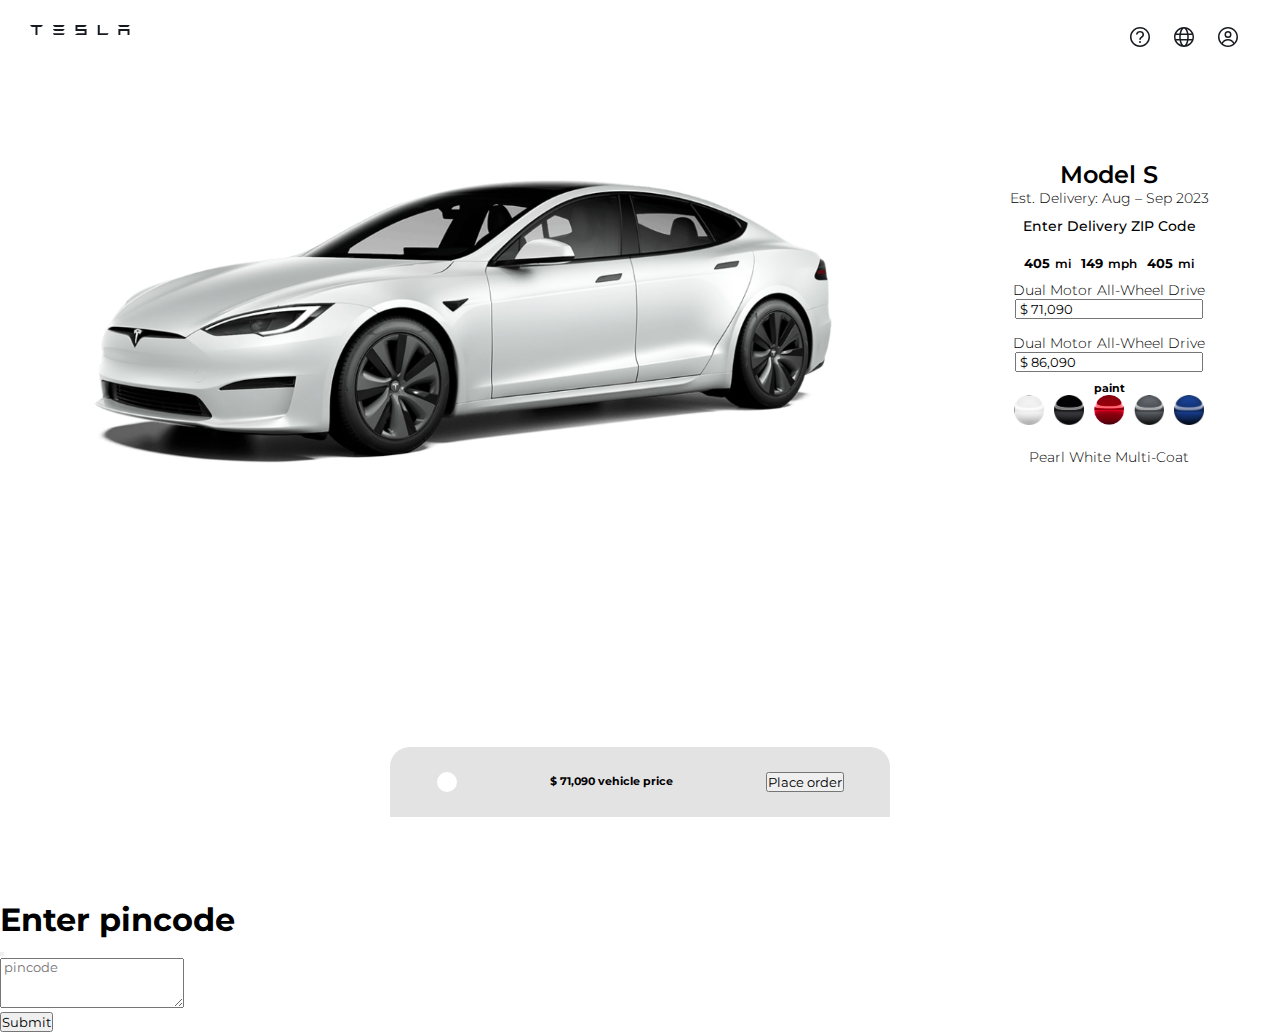
<file: buy.html>
<!DOCTYPE html>
<html lang="en">

<head>
    <meta charset="UTF-8">
    <meta name="viewport" content="width=device-width, initial-scale=1.0">
    <link rel="shortcut icon"
        href="[data-uri]"
        type="image/x-icon">
    <link rel="stylesheet" href="style.css">
    <link rel="preconnect" href="https://fonts.googleapis.com">
    <link rel="preconnect" href="https://fonts.gstatic.com" crossorigin>
    <link href="https://fonts.googleapis.com/css2?family=Montserrat:wght@100;200;300;400;500;600;700&display=swap"
        rel="stylesheet">
    <link href="https://cdn.jsdelivr.net/npm/bootstrap@5.3.1/dist/css/bootstrap.min.css" rel="stylesheet"
        integrity="sha384-4bw+/aepP/YC94hEpVNVgiZdgIC5+VKNBQNGCHeKRQN+PtmoHDEXuppvnDJzQIu9" crossorigin="anonymous">
    <script src="https://cdn.jsdelivr.net/npm/bootstrap@5.3.1/dist/js/bootstrap.bundle.min.js"
        integrity="sha384-HwwvtgBNo3bZJJLYd8oVXjrBZt8cqVSpeBNS5n7C8IVInixGAoxmnlMuBnhbgrkm"
        crossorigin="anonymous"></script>
    <link rel="stylesheet" href="https://cdnjs.cloudflare.com/ajax/libs/font-awesome/6.4.2/css/all.min.css"
        integrity="sha512-z3gLpd7yknf1YoNbCzqRKc4qyor8gaKU1qmn+CShxbuBusANI9QpRohGBreCFkKxLhei6S9CQXFEbbKuqLg0DA=="
        crossorigin="anonymous" referrerpolicy="no-referrer" />
    <title>Tesla</title>
</head>

<body>


    <!--Header seection-->
    <header id="header">
        <a href="./index.html" class="logo"><svg class="tds-icon tds-icon-logo-wordmark tds-site-logo-icon"
                viewBox="0 0 342 35" xmlns="http://www.w3.org/2000/svg">
                <path
                    d="M0 .1a9.7 9.7 0 0 0 7 7h11l.5.1v27.6h6.8V7.3L26 7h11a9.8 9.8 0 0 0 7-7H0zm238.6 0h-6.8v34.8H263a9.7 9.7 0 0 0 6-6.8h-30.3V0zm-52.3 6.8c3.6-1 6.6-3.8 7.4-6.9l-38.1.1v20.6h31.1v7.2h-24.4a13.6 13.6 0 0 0-8.7 7h39.9v-21h-31.2v-7h24zm116.2 28h6.7v-14h24.6v14h6.7v-21h-38zM85.3 7h26a9.6 9.6 0 0 0 7.1-7H78.3a9.6 9.6 0 0 0 7 7zm0 13.8h26a9.6 9.6 0 0 0 7.1-7H78.3a9.6 9.6 0 0 0 7 7zm0 14.1h26a9.6 9.6 0 0 0 7.1-7H78.3a9.6 9.6 0 0 0 7 7zM308.5 7h26a9.6 9.6 0 0 0 7-7h-40a9.6 9.6 0 0 0 7 7z"
                    fill="currentColor"></path>
            </svg></a>



        <nav class="right-desktop">
            <a href=""><svg class="tds-icon tds-icon-help" viewBox="0 0 24 24" xmlns="http://www.w3.org/2000/svg">
                    <path fill="currentColor"
                        d="M12 20.5a8.5 8.5 0 1 1 0-17 8.5 8.5 0 0 1 0 17Zm0 1.5c5.523 0 10-4.477 10-10S17.523 2 12 2 2 6.477 2 12s4.477 10 10 10Zm0-6a1 1 0 1 0 0 2 1 1 0 0 0 0-2Zm.053-3.533a7.8 7.8 0 0 1 .92-.767 6.97 6.97 0 0 0 .746-.61 2.31 2.31 0 0 0 .468-.635c.126-.253.188-.548.188-.883 0-.374-.082-.723-.246-1.048-.158-.324-.415-.588-.771-.792-.356-.203-.81-.305-1.362-.305-.575 0-1.045.116-1.411.347a1.991 1.991 0 0 0-.788.89c-.06.134-.11.272-.148.413-.111.414-.445.767-.874.767-.428 0-.784-.35-.71-.772.07-.407.2-.79.386-1.15.301-.583.758-1.048 1.37-1.394C10.435 6.176 11.185 6 12.07 6c.93 0 1.687.181 2.273.544.59.358 1.014.803 1.271 1.337.257.533.386 1.07.386 1.608 0 .545-.085 1.012-.254 1.403-.17.385-.375.698-.616.94-.235.242-.55.514-.943.817-.312.247-.561.46-.747.635-.18.176-.33.385-.451.627-.05.099-.087.2-.113.302-.108.424-.422.787-.86.787-.437 0-.806-.356-.76-.79a2.948 2.948 0 0 1 .797-1.743Z">
                    </path>
                </svg></a>
            <a href=""><svg class="tds-icon tds-icon-globe" viewBox="0 0 24 24" xmlns="http://www.w3.org/2000/svg">
                    <path fill="currentColor"
                        d="M22 12c0 5.523-4.477 10-10 10S2 17.523 2 12 6.477 2 12 2s10 4.477 10 10ZM9.254 20.047a8.147 8.147 0 0 1-.768-1.378c-.404-.91-.722-1.985-.935-3.169h-3.3a8.526 8.526 0 0 0 5.003 4.547Zm.603-1.988c.336.757.718 1.324 1.103 1.69.382.364.732.501 1.04.501.308 0 .658-.137 1.04-.5.385-.367.767-.934 1.103-1.69.321-.723.588-1.59.78-2.56H9.076c.192.97.459 1.837.78 2.56ZM8.75 12c0 .691.036 1.36.103 2h6.294c.067-.64.103-1.309.103-2 0-.691-.036-1.36-.103-2H8.853c-.067.64-.103 1.309-.103 2Zm-1.405-2H3.737a8.522 8.522 0 0 0-.237 2c0 .689.082 1.359.237 2h3.608a20.75 20.75 0 0 1 0-4Zm1.732-1.5h5.845c-.19-.97-.458-1.837-.779-2.56-.336-.756-.718-1.323-1.103-1.69-.382-.363-.732-.5-1.04-.5-.308 0-.658.137-1.04.5-.385.367-.767.934-1.103 1.69-.321.723-.588 1.59-.78 2.56Zm7.577 1.5a20.728 20.728 0 0 1 0 4h3.61a8.52 8.52 0 0 0 .236-2 8.52 8.52 0 0 0-.237-2h-3.609Zm3.094-1.5a8.526 8.526 0 0 0-5.002-4.547c.287.408.543.873.768 1.378.404.91.722 1.985.935 3.169h3.3Zm-12.197 0c.213-1.184.531-2.26.935-3.169.225-.505.48-.97.768-1.378A8.526 8.526 0 0 0 4.252 8.5h3.3Zm7.963 10.169c-.225.505-.48.97-.768 1.378a8.526 8.526 0 0 0 5.002-4.547h-3.3c-.212 1.184-.53 2.26-.934 3.169Z">
                    </path>
                </svg></a>
            <a href=""><svg class="tds-icon tds-icon-person" viewBox="0 0 24 24" xmlns="http://www.w3.org/2000/svg">
                    <path fill="currentColor"
                        d="M12 2C6.477 2 2 6.477 2 12s4.477 10 10 10 10-4.477 10-10S17.523 2 12 2zM6.858 18.752c.605-1.868 2.722-3.24 5.142-3.24 2.42 0 4.537 1.372 5.142 3.24C15.712 19.844 13.933 20.5 12 20.5s-3.712-.656-5.142-1.748zm11.469-1.095c-1.02-2.165-3.483-3.645-6.327-3.645s-5.307 1.48-6.327 3.645A8.456 8.456 0 0 1 3.5 12c0-4.687 3.813-8.5 8.5-8.5 4.687 0 8.5 3.813 8.5 8.5a8.456 8.456 0 0 1-2.173 5.657zM12 6a3.5 3.5 0 1 0 0 7 3.5 3.5 0 0 0 0-7zm0 5.5c-1.103 0-2-.897-2-2s.897-2 2-2 2 .897 2 2-.897 2-2 2z">
                    </path>
                </svg></a>


        </nav>
        <nav class="mobile-view">
            <a onclick="menutopen()">Menu</a>
        </nav>


    </header>
     <!-- aside -->
     <div id="blurbg" class="backdrop"></div>
     <aside id="sidemenu">
         <button onclick="menuclose()" class="close">&times;</button>
         <a href=""> Vehicles</a>
         <a href=""> Energy</a>
         <a href=""> Charging</a>
         <a href=""> Discover</a>
         <a href=""> Shop</a>
         <a href=""> Support</a>
 
     </aside>

    <!--design section-->
    <div class="buysection1 ">
        <div class="carimg">
            <img id="carimg" src="./media/white car.png" alt="">
        </div>
        <div class="buy-carinfo shadow">
            <div class="buy-info1">
                <h2>Model S</h2>
                <p>Est. Delivery: Aug – Sep 2023</p>
            </div>
            <a data-bs-toggle="modal" data-bs-target="#exampleModal" href="">Enter Delivery ZIP Code</a>
            <div class="buy-info2">
                <div class="infobold">
                    <h5>405</h5> <span class="small"> mi</span>
                </div>
                <div class="infobold">
                    <h5>149 </h5><span class="small">mph</span>
                </div>
                <div class="infobold">
                    <h5>405</h5> <span class="small"> mi</span>
                </div>



            </div>
            <div class="buy-info3">
                <div class="price1">
                    <p>Dual Motor All-Wheel Drive</p>
                    <input onclick="p1()" class="form-control" type="text" placeholder="Model S" value=" $ 71,090" input
                        readonly>
                </div>
                <div class="price2">
                    <p>Dual Motor All-Wheel Drive</p>
                    <input onclick="p2()" class="form-control" type="text" placeholder="Model S" value=" $ 86,090" input
                        readonly>
                </div>
            </div>
            <div class="color">

                <div class="inputs">
                    <h6>paint</h6>
                    <div class="colorbuttons">
                        <button value="white" onclick="white()"><img src="./media/white color.png" alt=""></button>
                        <button onclick="black()"><img src="./media/black color.png" alt=""></button>
                        <button onclick="red()"><img src="./media/red color.png" alt=""></button>
                        <button onclick="grey()"><img src="./media/grey color.png" alt=""></button>
                        <button onclick="blue()"><img src="./media/blue color.png" alt=""></button>
                    </div>

                </div>
                <p id="colortex">Pearl White Multi-Coat</p>
            </div>
        </div>
        <div class="total">
            <i id="up" class="fa-solid fa-angle-up shadow"></i>
            <h6 id="showprice">$ 71,090 vehicle price</h6>
            <button onclick="placeorder()" class="btn btn-dark">Place order</button>

        </div>

    </div>



    <!-- modal for address -->

    <div class="modal fade" id="exampleModal" tabindex="-1" aria-labelledby="exampleModalLabel" aria-hidden="true">
        <div class="modal-dialog">
            <div class="modal-content">
                <div class="modal-header">
                    <h1 class="modal-title fs-6" id="exampleModalLabel">Enter pincode</h1>
                    <button type="button" class="btn-close " data-bs-dismiss="modal" aria-label="Close"></button>
                </div>
                <div class="modal-body">
                    <div class="mb-3">



                        <textarea class="form-control fs-6" id="exampleFormControlTextarea1" rows="3"
                            placeholder=" pincode"></textarea>
                    </div>
                </div>
                <div class="modal-footer">

                    <button data-bs-toggle="modal" data-bs-target="#exampleModal" type="button"
                        class="btn btn-dark fs-6">Submit</button>
                </div>
            </div>
        </div>
    </div>





    <script src="./script.js"></script>


</body>

</html>
</file>
<file: style.css>
* {
    font-family: 'Montserrat', sans-serif;
    margin: 0;
    padding: 0;
    box-sizing: border-box;
    text-decoration: none;
    scroll-behavior: smooth;

}

#blink {
    position: fixed;
    z-index: 5;
    color: white;
    bottom: 15px;
    right: 15px;
    transition: all .4s;
}

/* header */

header {
    display: flex;
    flex-direction: row;
    justify-content: space-between;
    position: fixed;
    top: 0;
    z-index: 4;
    width: 100%;
    transition: all .4s;
    padding: 20px 30px;
    height: 100px;



}


nav a {
    color: rgb(23, 26, 32);
    text-decoration: none;
    font-size: 14px;
    font-weight: 600;
    padding: 5px 10px;
    background-color: rgba(151, 151, 151, 0);


}

nav a:hover {
    color: rgb(23, 26, 32);
    background-color: rgba(151, 151, 151, 0.215);

    padding: 5px 10px;
    border-radius: 5px;

}

.navmenu {
    display: flex;
    flex-direction: column;
    align-items: center;
}

.center-desktop {
    display: flex;
    justify-content: space-between;
    gap: 10px;
    width: 400px;

}

.right-desktop {
    display: flex;
    justify-content: space-between;
    height: 35px;




}

.mobile-view {
    display: none;
}


.items img {
    width: 160px;
}

.items {
    padding: 50px 0px 50px 0px;
    gap: 50px;
    display: flex;



}

#nav1 {
    display: none;


}

#nav2 {
    display: none;

}

#nav3 {
    display: none;

}

#nav4 {
    display: none;

}



#nav5 {
    display: none;

}



.items a {
    color: inherit;
    font-size: 13px;
    text-decoration: none;
    border-bottom: 1px solid rgb(0, 0, 0);
    padding-top: 10px;

}

.items a:hover {

    border-bottom: 2px solid rgb(0, 0, 0);

}

.items p {
    font-size: 15px;
    font-weight: 600;

}

.item1 {
    display: flex;
    flex-direction: column;
    align-items: center;
}

.navitemlinks {
    display: flex;
    gap: 17px;
}

.logo svg {
    width: 100px;
    color: rgb(23, 26, 32);

}

nav svg {
    width: 24px;
    padding-bottom: 5px;


}

/* aside */

#blurbg {
    display: none;
    z-index: 1;
    position: fixed;
    inset: 0;
    background-color: rgba(0, 0, 0, 0.322);
    backdrop-filter: blur(5px);

}

#sidemenu {
    z-index: 5;
    position: fixed;
    right: -320px;
    background-color: white;
    display: flex;
    flex-direction: column;
    width: 320px;
    padding: 60px 30px 30px 30px;
    transition: .4s;
    height: 100vh;

}

aside a {
    display: block;
    color: inherit;
    text-decoration: none;
    font-size: 15px;
    font-weight: 600px;
    padding: 10px 0;
}

aside button {
    font-size: 27px;
    border: none;
    background-color: rgba(240, 248, 255, 0);
    position: absolute;
    top: 10px;
    right: 10px;
    font-family: sans-serif;
}


/* sections */
.mainsection {
    height: 100vh;

    display: grid;

    grid-auto-flow: row;
    grid-auto-rows: 100%;
    overflow-y: scroll;
    scroll-snap-type: y mandatory;
    transition: .4s;
    z-index: -5;



}

.mainsection>* {
    scroll-snap-align: start;
}

.mainsection::-webkit-scrollbar {
    width: 0;
}

.card {
    height: 100vh;
    background-size: cover;
    background-position: center center;
    display: flex;
    flex-direction: column;
    align-items: center;
    justify-content: space-around;
    transition: .4s;


}

section h1 {
    font-size: 45px;
    font-weight: 600;
}

.content {
    display: flex;
    flex-direction: column;
    align-items: center;

}

.content a {
    color: rgb(23, 26, 32);
    text-decoration: underline;



}

.sectionButtons {
    display: grid;
    grid-template-columns: 1fr 1fr;
    gap: 20px;
}

.button1 {
    color: rgb(23, 26, 32);
    text-decoration: none;
    background-color: rgba(255, 255, 255, 0.61);
    padding: 7px 60px 7px 60px;
    border-radius: 5px;
    font-weight: 600;
    font-size: 14px;
    cursor: pointer;



}

.button2 {
    color: rgb(255, 255, 255);
    text-decoration: none;
    background-color: rgba(0, 0, 0, 0.562);
    padding: 7px 60px 7px 60px;
    border-radius: 5px;
    font-weight: 600;
    font-size: 14px;
    cursor: pointer;



}

.buysection1 {
    display: flex;
    align-items: center;
    text-align: center;
    justify-content: space-around;
    height: 100vh;
    flex-wrap: wrap;




}

.buy-carinfo {
    width: 300px;
    display: flex;
    flex-direction: column;
    align-items: center;
    justify-content: baseline;
    align-self: flex-start;
    margin-top: 100px;
    gap: 10px;

    padding: 30px;
    padding-top: 60px;
    border-radius: 10px;

}

.carimg {
    width: 70%;

}

.buysection1 img {

    width: 90%;

}

.buy-info2 {
    display: flex;
    align-items: center;
    padding-top: 10px;
    gap: 10px;
}

.infobold {
    display: flex;
    align-items: center;
    gap: 5px;
}



.color button {
    background-color: rgba(240, 248, 255, 0);
    border: none;

}

.color button img {
    width: 30px;
    height: 30px;
}

.total {
    width: 500px;
    height: 70px;
    background-color: rgba(194, 194, 194, 0.459);
    border-top-left-radius: 20px;
    border-top-right-radius: 20px;
    display: flex;
    justify-content: space-around;
    align-items: center;
}

.total i {
    padding: 10px;
    border-radius: 60px;
    background-color: rgb(255, 255, 255);
    color: gray;
}

.color {
    display: flex;
    flex-direction: column;
    gap: 20px;

}

.colorbuttons {
    display: flex;
    justify-content: space-around;
    gap: 10px;
}

.buy-info3 {
    display: flex;
    flex-direction: column;
    gap: 15px;

}

.buy-info3 input {
    cursor: pointer;
}

.buysection1 h2 {
    font-weight: 600;

}

.buysection1 p {
    font-size: 14px;
    font-weight: 300;

}

.buysection1 a {
    font-size: 14px;
    font-weight: 500;
    color: black;

}

.small {
    font-size: 12px;
    font-weight: 600;
}





@media (max-width:786px) {
    .sectionButtons {
        display: grid;
        grid-template-columns: 1fr;
        gap: 20px;
    }


    .mobile-view {
        display: initial;
    }

    .right-desktop {
        display: none;

    }

    .center-desktop {
        display: none;
    }


    .carimg {
        width: 100%;

    }

    .buysection1 img {
        padding-top: 100px;
        width: 90%;

    }

    .buy-carinfo {
        width: 300px;
        display: flex;
        flex-direction: column;
        align-items: center;
        justify-content: baseline;
        align-self: flex-start;

        gap: 10px;

        padding: 30px;
        padding-top: 60px;
        border-radius: 10px;
        margin-bottom: 20px;

    }

    .total {
        width: 340px;
        height: 70px;
        background-color: rgba(194, 194, 194, 0.459);
        border-top-left-radius: 20px;
        border-top-right-radius: 20px;
        display: flex;
        justify-content: space-around;
        align-items: center;
    }


    #up {
        display: none;


    }




}
</file>
